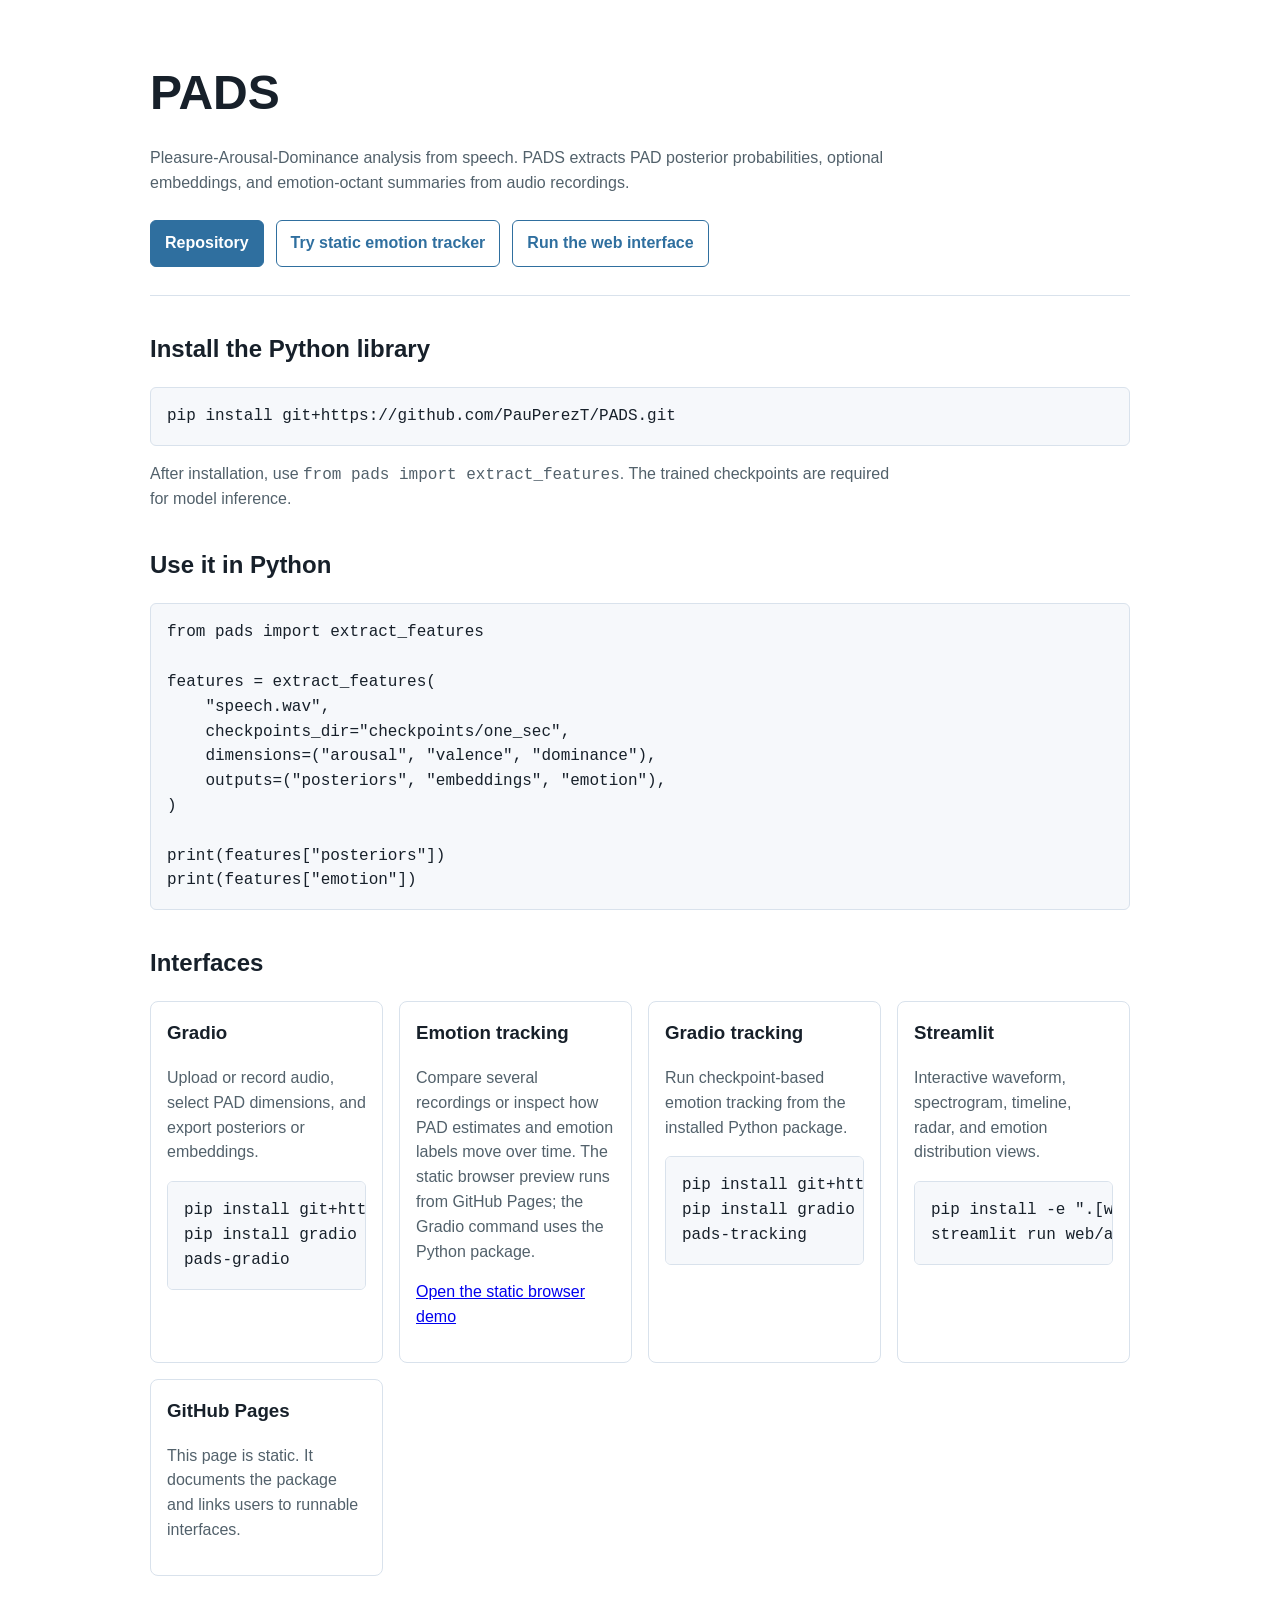
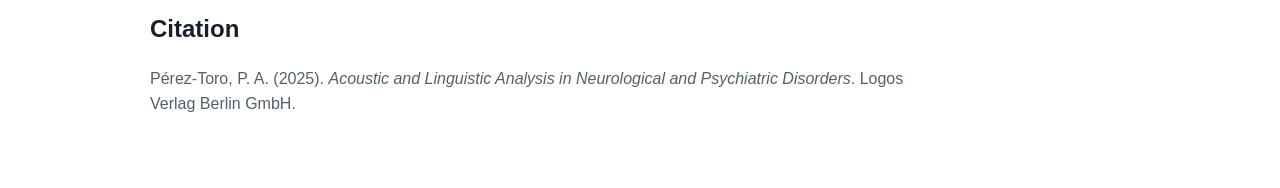
<file: docs/index.html>
<!doctype html>
<html lang="en">
  <head>
    <meta charset="utf-8">
    <meta name="viewport" content="width=device-width, initial-scale=1">
    <title>PADS Speech Analysis</title>
    <style>
      :root {
        color-scheme: light;
        --ink: #17202a;
        --muted: #52616b;
        --line: #d9e2ec;
        --panel: #f6f8fb;
        --accent: #2f6f9f;
      }
      body {
        margin: 0;
        font-family: Arial, Helvetica, sans-serif;
        color: var(--ink);
        background: #ffffff;
        line-height: 1.55;
      }
      main {
        max-width: 980px;
        margin: 0 auto;
        padding: 56px 24px;
      }
      header {
        border-bottom: 1px solid var(--line);
        padding-bottom: 28px;
        margin-bottom: 32px;
      }
      h1 {
        font-size: 48px;
        margin: 0 0 8px;
        letter-spacing: 0;
      }
      h2 {
        margin-top: 34px;
        font-size: 24px;
      }
      p {
        color: var(--muted);
        max-width: 760px;
      }
      .actions {
        display: flex;
        flex-wrap: wrap;
        gap: 12px;
        margin-top: 24px;
      }
      a.button {
        display: inline-block;
        padding: 10px 14px;
        border-radius: 6px;
        border: 1px solid var(--accent);
        color: #ffffff;
        background: var(--accent);
        text-decoration: none;
        font-weight: 700;
      }
      a.button.secondary {
        color: var(--accent);
        background: #ffffff;
      }
      pre {
        overflow-x: auto;
        padding: 16px;
        border-radius: 6px;
        background: var(--panel);
        border: 1px solid var(--line);
      }
      code {
        font-family: Consolas, Monaco, monospace;
      }
      .grid {
        display: grid;
        grid-template-columns: repeat(auto-fit, minmax(220px, 1fr));
        gap: 16px;
      }
      .card {
        border: 1px solid var(--line);
        border-radius: 8px;
        padding: 16px;
        background: #ffffff;
      }
      .card h3 {
        margin-top: 0;
      }
    </style>
  </head>
  <body>
    <main>
      <header>
        <h1>PADS</h1>
        <p>
          Pleasure-Arousal-Dominance analysis from speech. PADS extracts PAD
          posterior probabilities, optional embeddings, and emotion-octant
          summaries from audio recordings.
        </p>
        <div class="actions">
          <a class="button" href="https://github.com/PauPerezT/PADS">Repository</a>
          <a class="button secondary" href="./emotion-tracker/">Try static emotion tracker</a>
          <a class="button secondary" href="https://github.com/PauPerezT/PADS#web-interface">Run the web interface</a>
        </div>
      </header>

      <section>
        <h2>Install the Python library</h2>
        <pre><code>pip install git+https://github.com/PauPerezT/PADS.git</code></pre>
        <p>
          After installation, use <code>from pads import extract_features</code>.
          The trained checkpoints are required for model inference.
        </p>
      </section>

      <section>
        <h2>Use it in Python</h2>
        <pre><code>from pads import extract_features

features = extract_features(
    "speech.wav",
    checkpoints_dir="checkpoints/one_sec",
    dimensions=("arousal", "valence", "dominance"),
    outputs=("posteriors", "embeddings", "emotion"),
)

print(features["posteriors"])
print(features["emotion"])</code></pre>
      </section>

      <section>
        <h2>Interfaces</h2>
        <div class="grid">
          <div class="card">
            <h3>Gradio</h3>
            <p>Upload or record audio, select PAD dimensions, and export posteriors or embeddings.</p>
            <pre><code>pip install git+https://github.com/PauPerezT/PADS.git
pip install gradio
pads-gradio</code></pre>
          </div>
          <div class="card">
            <h3>Emotion tracking</h3>
            <p>Compare several recordings or inspect how PAD estimates and emotion labels move over time. The static browser preview runs from GitHub Pages; the Gradio command uses the Python package.</p>
            <p><a href="./emotion-tracker/">Open the static browser demo</a></p>
          </div>
          <div class="card">
            <h3>Gradio tracking</h3>
            <p>Run checkpoint-based emotion tracking from the installed Python package.</p>
            <pre><code>pip install git+https://github.com/PauPerezT/PADS.git
pip install gradio
pads-tracking</code></pre>
          </div>
          <div class="card">
            <h3>Streamlit</h3>
            <p>Interactive waveform, spectrogram, timeline, radar, and emotion distribution views.</p>
            <pre><code>pip install -e ".[web]"
streamlit run web/app.py</code></pre>
          </div>
          <div class="card">
            <h3>GitHub Pages</h3>
            <p>This page is static. It documents the package and links users to runnable interfaces.</p>
          </div>
        </div>
      </section>

      <section>
        <h2>Citation</h2>
        <p>
          Pérez-Toro, P. A. (2025). <em>Acoustic and Linguistic Analysis in
          Neurological and Psychiatric Disorders</em>. Logos Verlag Berlin GmbH.
        </p>
      </section>
    </main>
  </body>
</html>
</file>
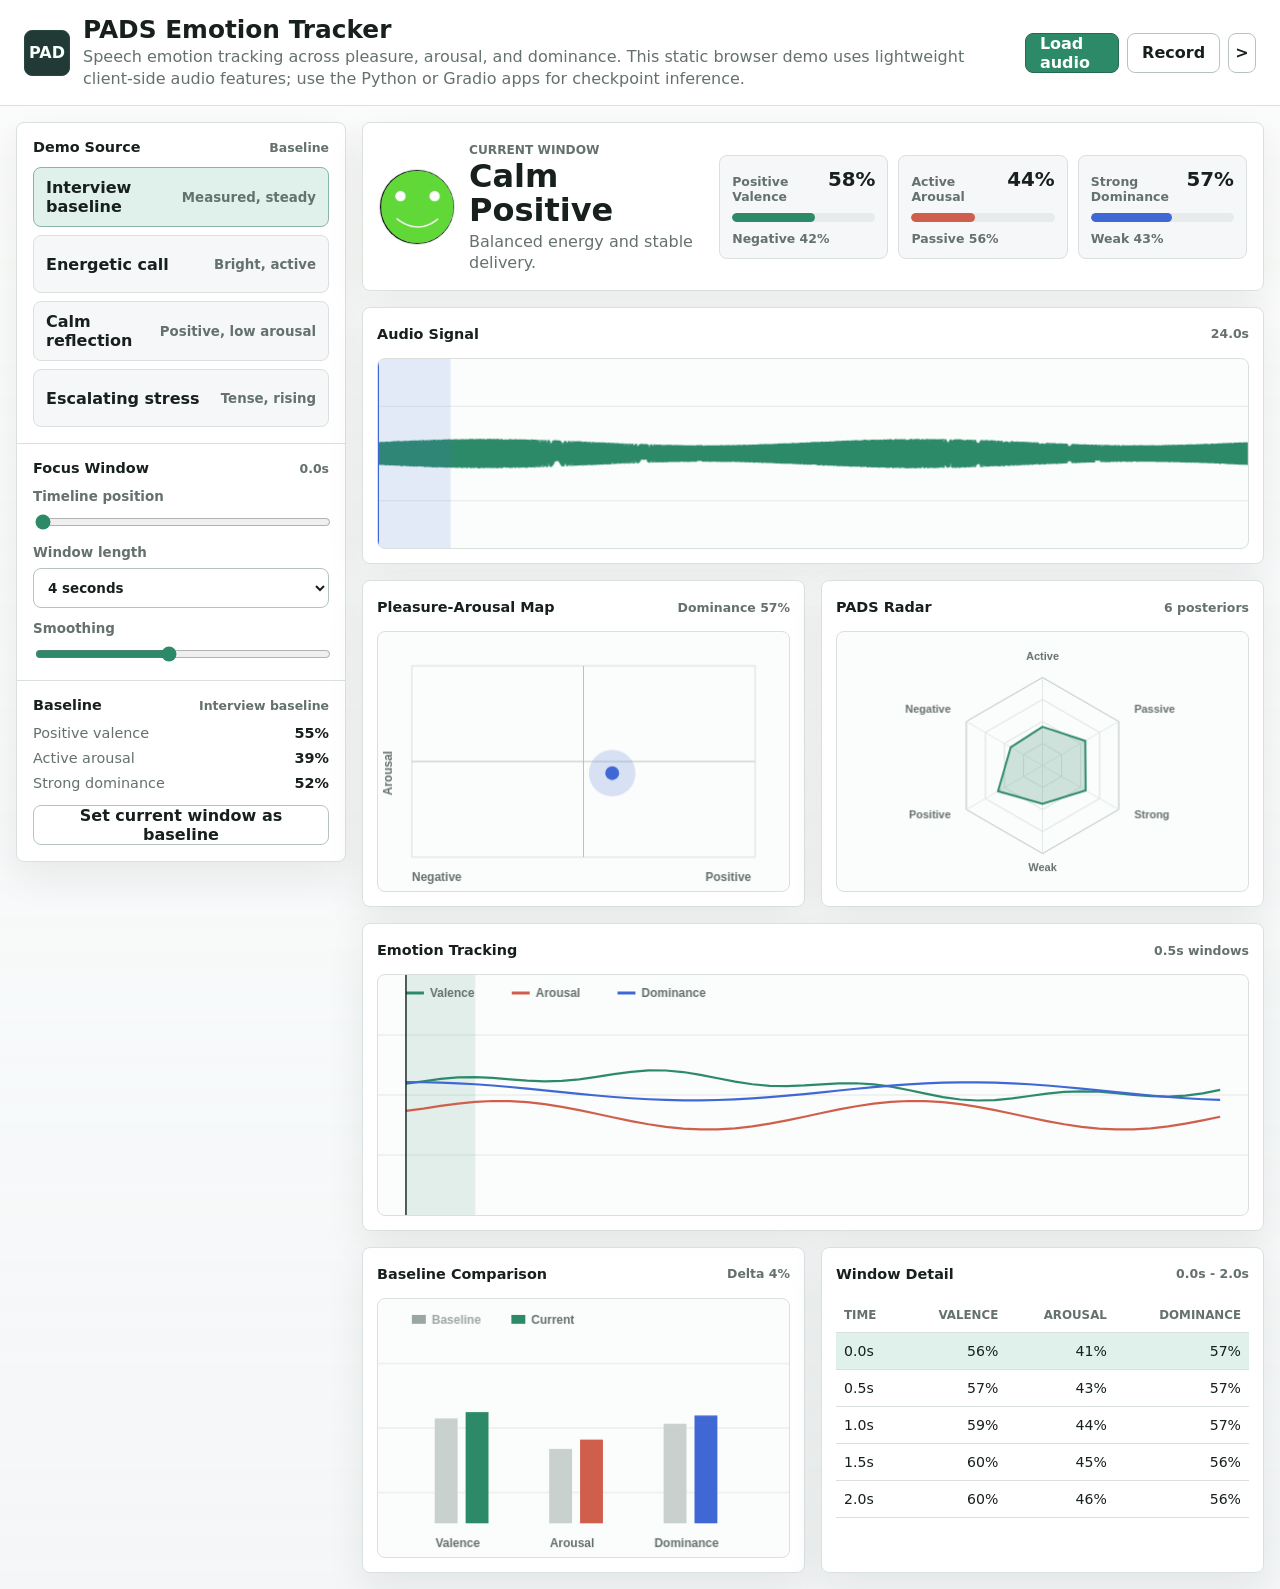
<file: docs/emotion-tracker/index.html>
<!doctype html>
<html lang="en">
  <head>
    <meta charset="utf-8" />
    <meta name="viewport" content="width=device-width, initial-scale=1" />
    <title>PADS Emotion Tracking Demo</title>
    <link rel="stylesheet" href="./src/styles.css" />
  </head>
  <body>
    <header class="app-header">
      <div class="brand">
        <div class="brand-mark" aria-hidden="true">PAD</div>
        <div>
          <h1>PADS Emotion Tracker</h1>
          <p>Speech emotion tracking across pleasure, arousal, and dominance. This static browser demo uses lightweight client-side audio features; use the Python or Gradio apps for checkpoint inference.</p>
        </div>
      </div>
      <div class="header-actions" aria-label="Session actions">
        <label class="button primary">
          <input id="audio-file" type="file" accept="audio/*" />
          Load audio
        </label>
        <button id="record-button" class="button" type="button">Record</button>
        <button id="play-button" class="icon-button" type="button" aria-label="Play timeline">&gt;</button>
      </div>
    </header>

    <main class="workspace">
      <aside class="side-panel" aria-label="Controls">
        <section class="panel-block">
          <div class="section-heading">
            <span>Demo Source</span>
            <strong id="source-badge">Baseline</strong>
          </div>
          <div class="preset-grid" role="group" aria-label="Demo presets">
            <button class="preset active" type="button" data-preset="baseline">
              <span>Interview baseline</span>
              <small>Measured, steady</small>
            </button>
            <button class="preset" type="button" data-preset="upbeat">
              <span>Energetic call</span>
              <small>Bright, active</small>
            </button>
            <button class="preset" type="button" data-preset="calm">
              <span>Calm reflection</span>
              <small>Positive, low arousal</small>
            </button>
            <button class="preset" type="button" data-preset="stress">
              <span>Escalating stress</span>
              <small>Tense, rising</small>
            </button>
          </div>
        </section>

        <section class="panel-block">
          <div class="section-heading">
            <span>Focus Window</span>
            <strong id="time-readout">0.0s</strong>
          </div>
          <label class="field">
            <span>Timeline position</span>
            <input id="time-slider" type="range" min="0" max="1" value="0" />
          </label>
          <label class="field">
            <span>Window length</span>
            <select id="window-length">
              <option value="2">2 seconds</option>
              <option value="4" selected>4 seconds</option>
              <option value="8">8 seconds</option>
              <option value="12">12 seconds</option>
            </select>
          </label>
          <label class="field">
            <span>Smoothing</span>
            <input id="smoothing" type="range" min="0" max="80" value="36" />
          </label>
        </section>

        <section class="panel-block">
          <div class="section-heading">
            <span>Baseline</span>
            <strong id="baseline-name">Interview baseline</strong>
          </div>
          <div class="baseline-readout">
            <span>Positive valence</span>
            <b id="baseline-valence">0%</b>
            <span>Active arousal</span>
            <b id="baseline-arousal">0%</b>
            <span>Strong dominance</span>
            <b id="baseline-dominance">0%</b>
          </div>
          <button id="set-baseline" class="button wide" type="button">Set current window as baseline</button>
        </section>
      </aside>

      <section class="main-stage" aria-label="Emotion tracking dashboard">
        <section class="state-panel">
          <div class="emotion-result">
            <img id="emotion-face" src="./assets/neutral.jpg" alt="Neutral expression" />
            <div>
              <span class="eyebrow">Current window</span>
              <h2 id="emotion-label">Neutral</h2>
              <p id="emotion-summary">Balanced energy and stable delivery.</p>
            </div>
          </div>
          <div class="metric-strip" aria-label="PADS dimensions">
            <article class="metric valence">
              <div>
                <span>Positive Valence</span>
                <strong id="valence-value">0%</strong>
              </div>
              <i><b id="valence-bar"></b></i>
              <small id="valence-sub">Negative 0%</small>
            </article>
            <article class="metric arousal">
              <div>
                <span>Active Arousal</span>
                <strong id="arousal-value">0%</strong>
              </div>
              <i><b id="arousal-bar"></b></i>
              <small id="arousal-sub">Passive 0%</small>
            </article>
            <article class="metric dominance">
              <div>
                <span>Strong Dominance</span>
                <strong id="dominance-value">0%</strong>
              </div>
              <i><b id="dominance-bar"></b></i>
              <small id="dominance-sub">Weak 0%</small>
            </article>
          </div>
        </section>

        <section class="chart-grid">
          <article class="chart-panel wide">
            <div class="chart-heading">
              <h3>Audio Signal</h3>
              <span id="duration-readout">0.0s</span>
            </div>
            <canvas id="waveform-canvas" height="190" aria-label="Audio waveform"></canvas>
          </article>

          <article class="chart-panel">
            <div class="chart-heading">
              <h3>Pleasure-Arousal Map</h3>
              <span id="dominance-readout">Dominance 0%</span>
            </div>
            <canvas id="pad-canvas" height="260" aria-label="Pleasure arousal map"></canvas>
          </article>

          <article class="chart-panel">
            <div class="chart-heading">
              <h3>PADS Radar</h3>
              <span>6 posteriors</span>
            </div>
            <canvas id="radar-canvas" height="260" aria-label="Emotion radar"></canvas>
          </article>

          <article class="chart-panel wide">
            <div class="chart-heading">
              <h3>Emotion Tracking</h3>
              <span>0.5s windows</span>
            </div>
            <canvas id="timeline-canvas" height="240" aria-label="Emotion timeline"></canvas>
          </article>

          <article class="chart-panel">
            <div class="chart-heading">
              <h3>Baseline Comparison</h3>
              <span id="delta-readout">Delta 0%</span>
            </div>
            <canvas id="bars-canvas" height="260" aria-label="Baseline comparison"></canvas>
          </article>

          <article class="chart-panel">
            <div class="chart-heading">
              <h3>Window Detail</h3>
              <span id="window-readout">0.0s - 0.0s</span>
            </div>
            <table>
              <thead>
                <tr>
                  <th>Time</th>
                  <th>Valence</th>
                  <th>Arousal</th>
                  <th>Dominance</th>
                </tr>
              </thead>
              <tbody id="window-table"></tbody>
            </table>
          </article>
        </section>
      </section>
    </main>

    <script type="module" src="./src/app.js"></script>
  </body>
</html>
</file>
<file: docs/emotion-tracker/src/styles.css>
:root {
  color-scheme: light;
  --ink: #17201d;
  --muted: #64716d;
  --surface: #ffffff;
  --surface-2: #f5f7f8;
  --line: #d9e0dd;
  --line-strong: #b7c3be;
  --green: #2d8a69;
  --green-soft: #dff1ea;
  --blue: #3f68d4;
  --blue-soft: #e4ebff;
  --coral: #cf5f4c;
  --coral-soft: #f8e5df;
  --amber: #b17820;
  --shadow: 0 14px 38px rgba(24, 32, 29, 0.08);
  font-family:
    Inter, ui-sans-serif, system-ui, -apple-system, BlinkMacSystemFont, "Segoe UI",
    sans-serif;
}

* {
  box-sizing: border-box;
}

html {
  min-width: 320px;
  background: #eef2f1;
}

body {
  margin: 0;
  min-height: 100vh;
  color: var(--ink);
  background:
    linear-gradient(180deg, rgba(255, 255, 255, 0.78), rgba(245, 247, 248, 0.96)),
    #eef2f1;
}

button,
input,
select {
  font: inherit;
}

button {
  cursor: pointer;
}

.app-header {
  position: sticky;
  top: 0;
  z-index: 20;
  display: flex;
  align-items: center;
  justify-content: space-between;
  gap: 16px;
  padding: 16px 24px;
  border-bottom: 1px solid var(--line);
  background: rgba(255, 255, 255, 0.94);
  backdrop-filter: blur(18px);
}

.brand {
  display: flex;
  align-items: center;
  gap: 13px;
  min-width: 0;
}

.brand-mark {
  display: grid;
  width: 46px;
  height: 46px;
  flex: 0 0 auto;
  place-items: center;
  border: 1px solid #27483e;
  border-radius: 8px;
  background: #223a35;
  color: #f7fffb;
  font-weight: 800;
  letter-spacing: 0;
}

h1,
h2,
h3,
p {
  margin: 0;
}

h1 {
  font-size: clamp(1.2rem, 2.5vw, 1.55rem);
  line-height: 1.1;
}

.brand p,
.emotion-result p {
  margin-top: 3px;
  color: var(--muted);
  line-height: 1.35;
}

.header-actions {
  display: flex;
  align-items: center;
  gap: 8px;
}

.button,
.icon-button {
  display: inline-flex;
  min-height: 40px;
  align-items: center;
  justify-content: center;
  border: 1px solid var(--line-strong);
  border-radius: 8px;
  background: var(--surface);
  color: var(--ink);
  font-weight: 700;
  transition:
    border-color 160ms ease,
    background 160ms ease,
    transform 160ms ease;
}

.button {
  padding: 0 14px;
}

.button.primary {
  border-color: #25694f;
  background: var(--green);
  color: #fff;
}

.button.wide {
  width: 100%;
  margin-top: 14px;
}

.icon-button {
  width: 42px;
  padding: 0;
}

.button:hover,
.icon-button:hover,
.preset:hover {
  transform: translateY(-1px);
}

.button:focus-visible,
.icon-button:focus-visible,
.preset:focus-visible,
input:focus-visible,
select:focus-visible {
  outline: 3px solid rgba(63, 104, 212, 0.28);
  outline-offset: 2px;
}

#audio-file {
  position: absolute;
  width: 1px;
  height: 1px;
  overflow: hidden;
  clip: rect(0 0 0 0);
}

.workspace {
  display: grid;
  grid-template-columns: minmax(280px, 330px) minmax(0, 1fr);
  gap: 16px;
  width: min(1600px, 100%);
  margin: 0 auto;
  padding: 16px;
}

.side-panel,
.state-panel,
.chart-panel {
  border: 1px solid var(--line);
  border-radius: 8px;
  background: rgba(255, 255, 255, 0.96);
  box-shadow: var(--shadow);
}

.side-panel {
  align-self: start;
  overflow: hidden;
}

.panel-block {
  padding: 16px;
  border-bottom: 1px solid var(--line);
}

.panel-block:last-child {
  border-bottom: 0;
}

.section-heading,
.chart-heading {
  display: flex;
  align-items: center;
  justify-content: space-between;
  gap: 12px;
  margin-bottom: 12px;
}

.section-heading span,
.chart-heading h3 {
  font-size: 0.9rem;
  font-weight: 800;
}

.section-heading strong,
.chart-heading span {
  max-width: 52%;
  overflow: hidden;
  color: var(--muted);
  font-size: 0.78rem;
  font-weight: 800;
  text-align: right;
  text-overflow: ellipsis;
  white-space: nowrap;
}

.preset-grid {
  display: grid;
  gap: 8px;
}

.preset {
  display: flex;
  align-items: center;
  justify-content: space-between;
  gap: 10px;
  width: 100%;
  min-height: 58px;
  padding: 10px 12px;
  border: 1px solid var(--line);
  border-radius: 8px;
  background: var(--surface-2);
  color: var(--ink);
  text-align: left;
}

.preset span {
  font-weight: 800;
}

.preset small {
  flex: 0 0 auto;
  color: var(--muted);
  font-weight: 700;
}

.preset.active {
  border-color: #88b5a4;
  background: var(--green-soft);
}

.field {
  display: grid;
  gap: 8px;
  margin-top: 13px;
  color: var(--muted);
  font-size: 0.84rem;
  font-weight: 750;
}

input[type="range"] {
  width: 100%;
  accent-color: var(--green);
}

select {
  width: 100%;
  min-height: 40px;
  border: 1px solid var(--line-strong);
  border-radius: 8px;
  background: #fff;
  color: var(--ink);
  padding: 0 10px;
}

.baseline-readout {
  display: grid;
  grid-template-columns: 1fr auto;
  gap: 9px 12px;
  color: var(--muted);
  font-size: 0.9rem;
}

.baseline-readout b {
  color: var(--ink);
}

.main-stage {
  min-width: 0;
}

.state-panel {
  display: grid;
  grid-template-columns: minmax(250px, 0.86fr) minmax(0, 1.4fr);
  gap: 16px;
  align-items: center;
  padding: 16px;
  margin-bottom: 16px;
}

.emotion-result {
  display: grid;
  grid-template-columns: 76px minmax(0, 1fr);
  gap: 14px;
  align-items: center;
}

.emotion-result img {
  width: 76px;
  height: 76px;
  border: 1px solid var(--line);
  border-radius: 50%;
  object-fit: cover;
}

.eyebrow {
  color: var(--muted);
  font-size: 0.76rem;
  font-weight: 850;
  text-transform: uppercase;
}

h2 {
  margin-top: 2px;
  font-size: clamp(1.35rem, 3vw, 2rem);
  line-height: 1.05;
}

.metric-strip {
  display: grid;
  grid-template-columns: repeat(3, minmax(0, 1fr));
  gap: 10px;
}

.metric {
  display: grid;
  gap: 9px;
  min-width: 0;
  padding: 12px;
  border: 1px solid var(--line);
  border-radius: 8px;
  background: var(--surface-2);
}

.metric div {
  display: flex;
  align-items: baseline;
  justify-content: space-between;
  gap: 8px;
}

.metric span,
.metric small {
  color: var(--muted);
  font-size: 0.78rem;
  font-weight: 800;
}

.metric strong {
  font-size: 1.24rem;
}

.metric i {
  display: block;
  height: 9px;
  overflow: hidden;
  border-radius: 99px;
  background: #e7ecea;
}

.metric b {
  display: block;
  width: 0;
  height: 100%;
  border-radius: inherit;
  transition: width 220ms ease;
}

.metric.valence b {
  background: var(--green);
}

.metric.arousal b {
  background: var(--coral);
}

.metric.dominance b {
  background: var(--blue);
}

.chart-grid {
  display: grid;
  grid-template-columns: repeat(2, minmax(0, 1fr));
  gap: 16px;
}

.chart-panel {
  min-width: 0;
  padding: 14px;
}

.chart-panel.wide {
  grid-column: 1 / -1;
}

.chart-heading {
  min-height: 24px;
}

canvas {
  display: block;
  width: 100%;
  max-width: 100%;
  border: 1px solid var(--line);
  border-radius: 8px;
  background: #fbfcfc;
}

table {
  width: 100%;
  border-collapse: collapse;
  font-size: 0.88rem;
}

th,
td {
  padding: 10px 8px;
  border-bottom: 1px solid var(--line);
  text-align: right;
}

th:first-child,
td:first-child {
  text-align: left;
}

th {
  color: var(--muted);
  font-size: 0.74rem;
  text-transform: uppercase;
}

tr.current-row {
  background: var(--green-soft);
}

@media (max-width: 1100px) {
  .workspace,
  .state-panel {
    grid-template-columns: 1fr;
  }

  .side-panel {
    position: static;
  }
}

@media (max-width: 760px) {
  .app-header {
    position: static;
    align-items: flex-start;
    flex-direction: column;
    padding: 14px;
  }

  .header-actions {
    width: 100%;
  }

  .header-actions .button {
    flex: 1;
  }

  .workspace {
    padding: 10px;
  }

  .chart-grid,
  .metric-strip {
    grid-template-columns: 1fr;
  }

  .preset {
    align-items: flex-start;
    flex-direction: column;
  }
}
</file>
